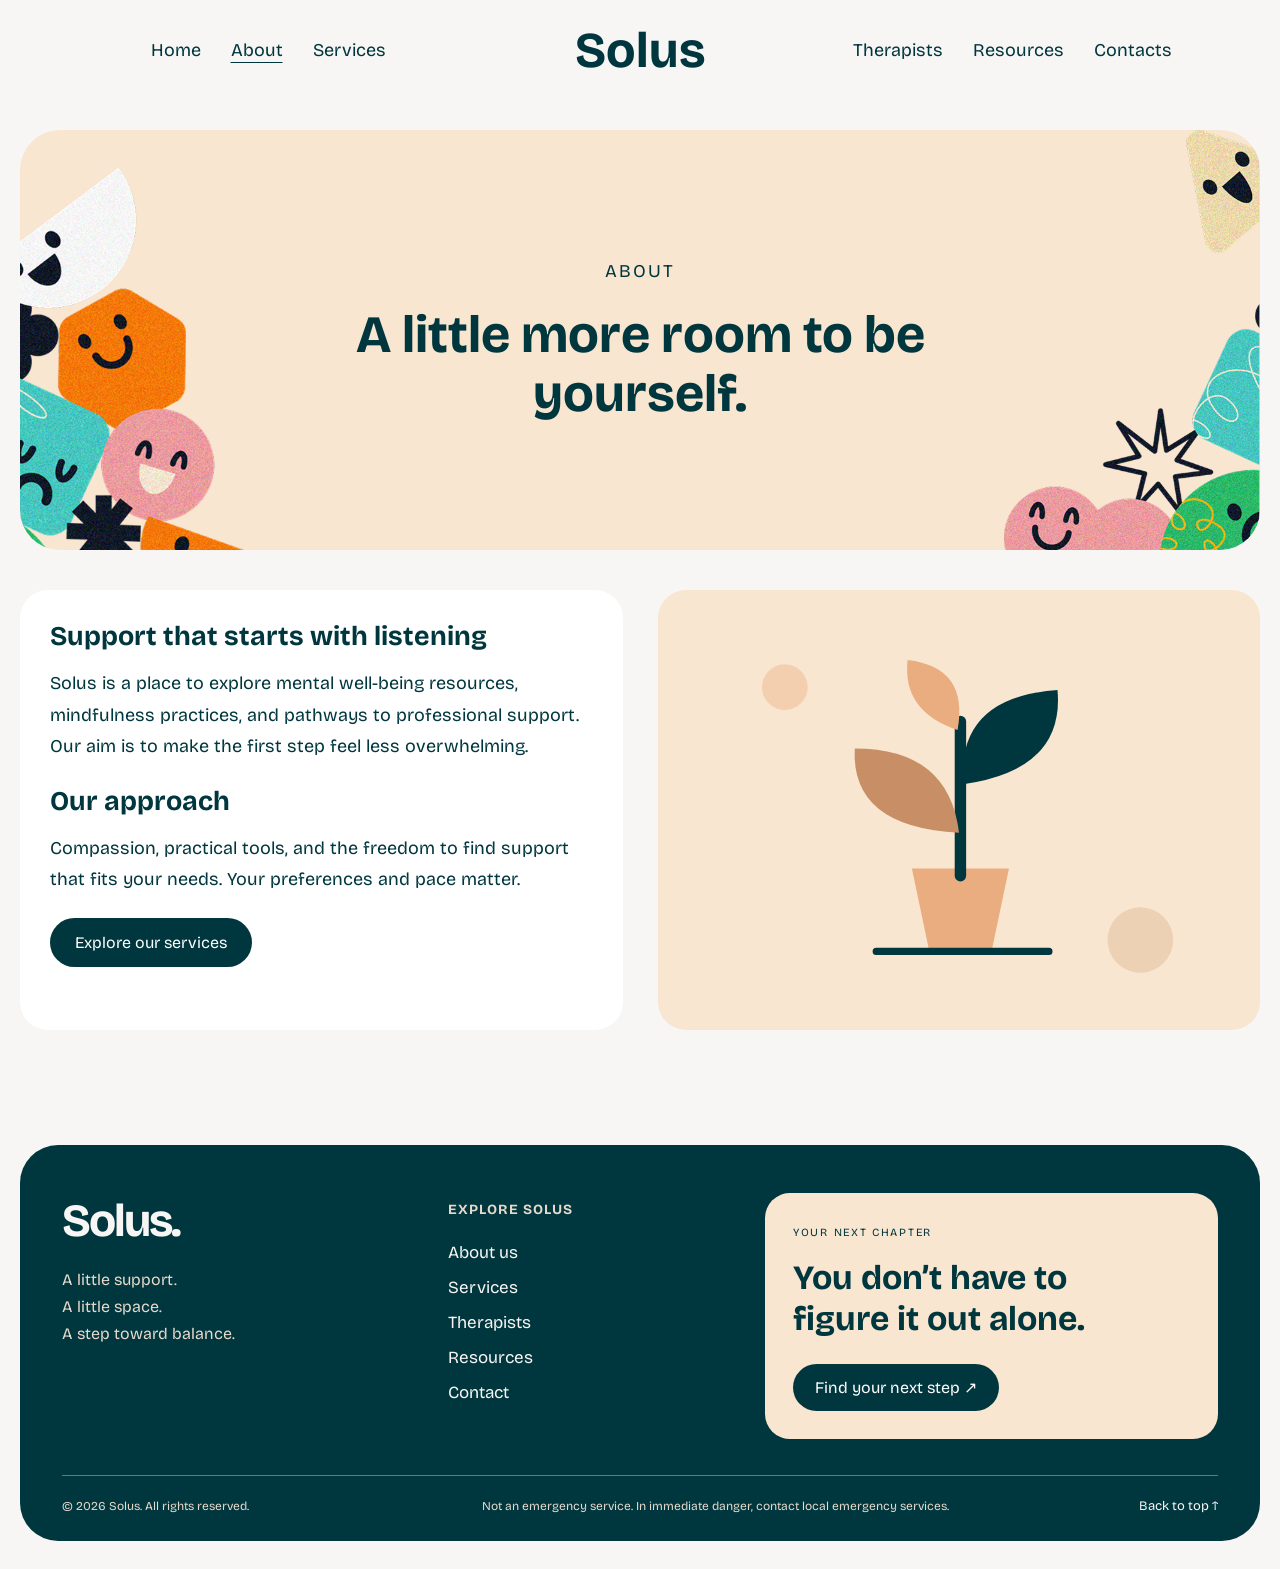
<file: about.html>
<!DOCTYPE html><html lang="en"><head><meta charset="UTF-8"><meta name="viewport" content="width=device-width,initial-scale=1"><title>About | Solus</title><meta name="description" content="A little more room to be yourself."><link rel="stylesheet" href="css/style.css"><link rel="stylesheet" href="css/pages.css"><link rel="stylesheet" href="css/site.css">
</head><body><div class="wrapper"><section>
            <div class="sec-1">
                <div class="div1">
                    <ul>
                        <li><a href="index.html">Home</a></li>
                        <li><a href="about.html" aria-current="page">About</a></li>
                        <li><a href="services.html">Services</a></li>
                    </ul>
                </div>
                <div class="div2">
                    <h1>Solus</h1>
                </div>
                <div class="div3">
                    <ul>
                        <li><a href="therapists.html">Therapists</a></li>
                        <li><a href="resources.html">Resources</a></li>
                        <li><a href="contact.html">Contacts</a></li>
                    </ul>
                </div>
            </div>
        </section><main><header class="hero hero-paired"><img class="hero-side hero-left" src="images/Illustration_2.png" width="334" height="560" alt="" aria-hidden="true" decoding="async"><div class="hero-copy"><p>About</p><h1>A little more room to be yourself.</h1></div><img class="hero-side hero-right" src="images/Illustration_1.png" width="407" height="668" alt="" aria-hidden="true" decoding="async"></header><div class="grid"><article><h2>Support that starts with listening</h2><p>Solus is a place to explore mental well-being resources, mindfulness practices, and pathways to professional support. Our aim is to make the first step feel less overwhelming.</p><h2>Our approach</h2><p>Compassion, practical tools, and the freedom to find support that fits your needs. Your preferences and pace matter.</p><a class="button" href="services.html">Explore our services</a></article><div class="about-visual balanced-visual"><img class="art" src="images/solus-growth.svg" width="360" height="280" alt="" aria-hidden="true" loading="lazy" decoding="async"></div></div></main><footer class="solus-footer"><div class="footer-grid"><div><a class="footer-logo" href="index.html">Solus.</a><p>A little support.<br>A little space.<br>A step toward balance.</p></div><nav aria-label="Footer navigation"><h2>Explore Solus</h2><a href="about.html">About us</a><a href="services.html">Services</a><a href="therapists.html">Therapists</a><a href="resources.html">Resources</a><a href="contact.html">Contact</a></nav><div class="footer-invite"><small>YOUR NEXT CHAPTER</small><h2>You don’t have to<br>figure it out alone.</h2><a class="footer-cta" href="contact.html">Find your next step ↗</a></div></div><div class="footer-bottom"><p>© 2026 Solus. All rights reserved.</p><p>Not an emergency service. In immediate danger, contact local emergency services.</p><a class="back-top" href="#">Back to top ↑</a></div></footer></div><script src="js/site.js" defer></script>
</body></html>
</file>
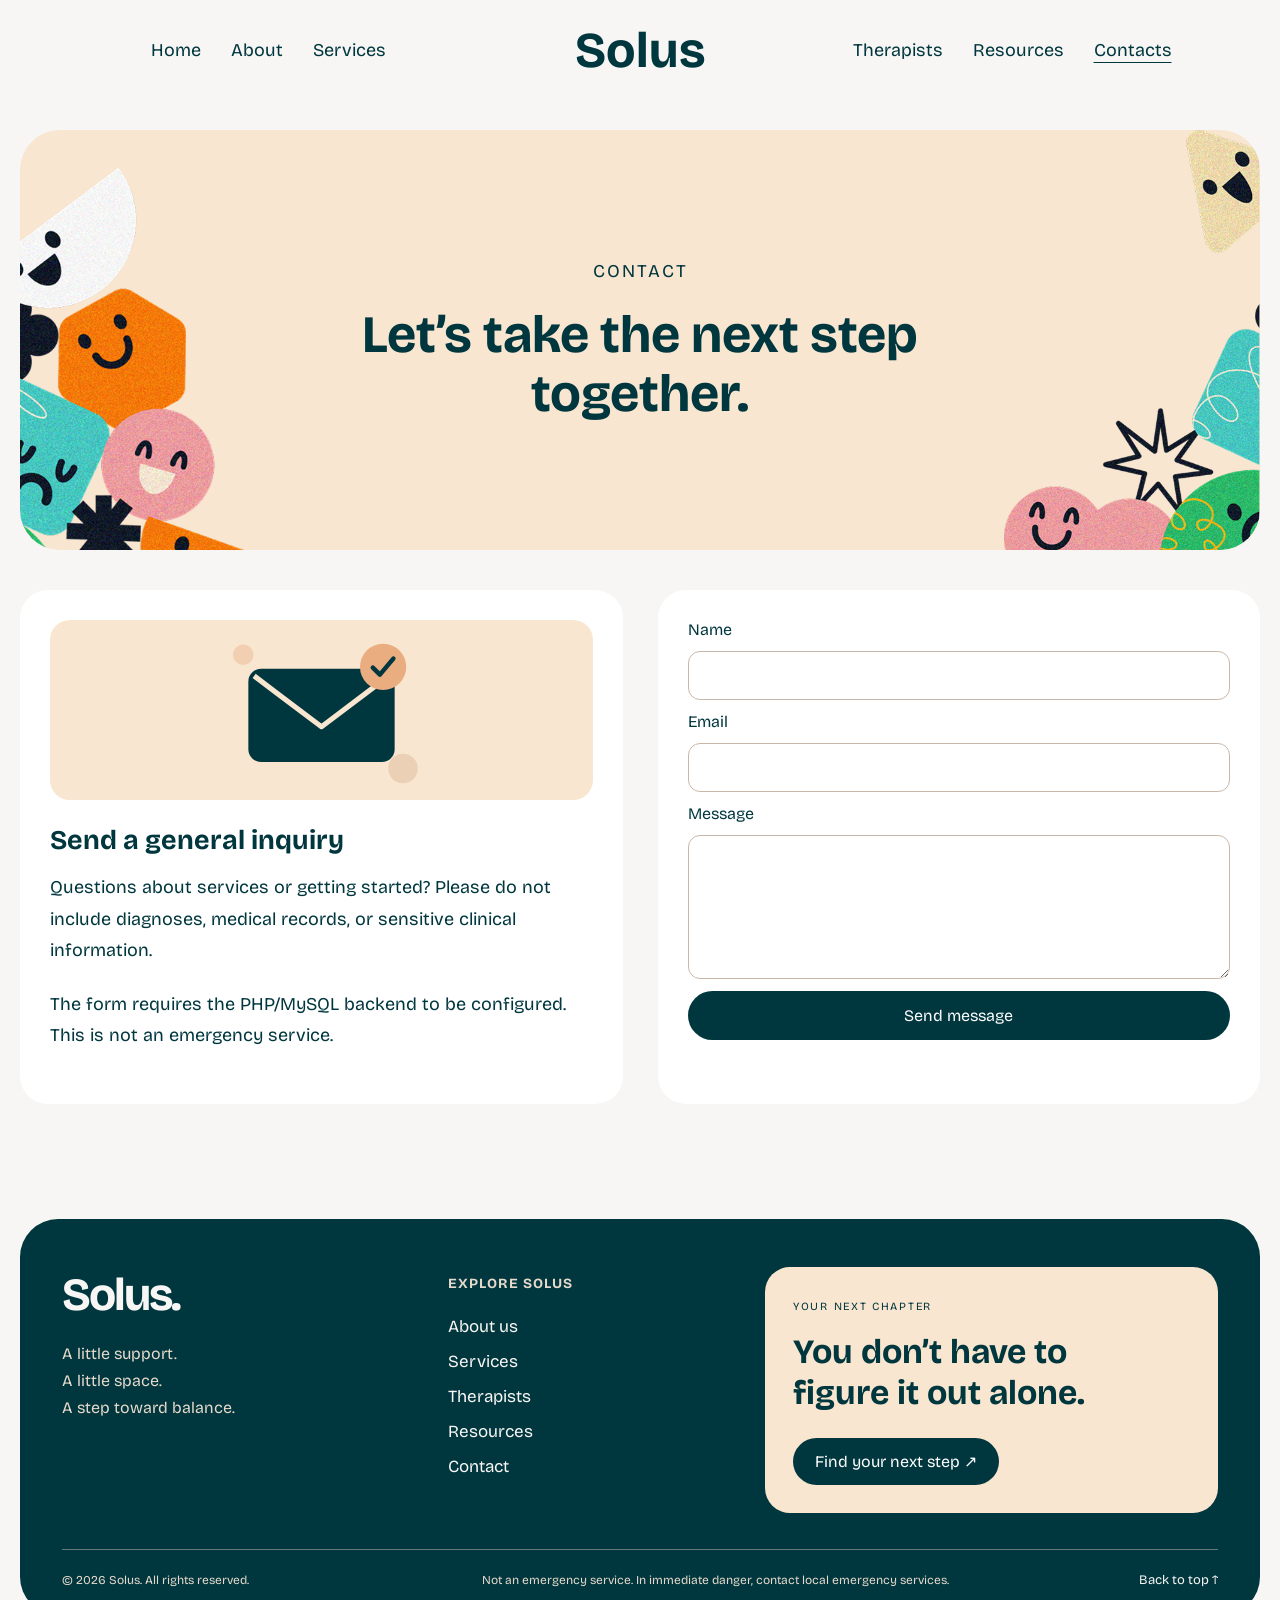
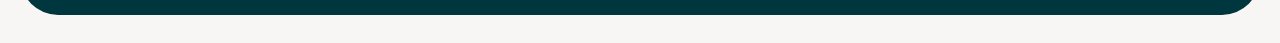
<file: contact.html>
<!DOCTYPE html><html lang="en"><head><meta charset="UTF-8"><meta name="viewport" content="width=device-width,initial-scale=1"><title>Contact | Solus</title><meta name="description" content="Let’s take the next step together."><link rel="stylesheet" href="css/style.css"><link rel="stylesheet" href="css/pages.css"><link rel="stylesheet" href="css/site.css">
</head><body><div class="wrapper"><section>
            <div class="sec-1">
                <div class="div1">
                    <ul>
                        <li><a href="index.html">Home</a></li>
                        <li><a href="about.html">About</a></li>
                        <li><a href="services.html">Services</a></li>
                    </ul>
                </div>
                <div class="div2">
                    <h1>Solus</h1>
                </div>
                <div class="div3">
                    <ul>
                        <li><a href="therapists.html">Therapists</a></li>
                        <li><a href="resources.html">Resources</a></li>
                        <li><a href="contact.html" aria-current="page">Contacts</a></li>
                    </ul>
                </div>
            </div>
        </section><main><header class="hero hero-paired"><img class="hero-side hero-left" src="images/Illustration_2.png" width="334" height="560" alt="" aria-hidden="true" decoding="async"><div class="hero-copy"><p>Contact</p><h1>Let’s take the next step together.</h1></div><img class="hero-side hero-right" src="images/Illustration_1.png" width="407" height="668" alt="" aria-hidden="true" decoding="async"></header><div class="grid"><article><div class="contact-visual balanced-visual"><img class="contact-image" src="images/solus-message.svg" width="360" height="280" alt="" aria-hidden="true" loading="lazy" decoding="async"></div><h2>Send a general inquiry</h2><p>Questions about services or getting started? Please do not include diagnoses, medical records, or sensitive clinical information.</p><p>The form requires the PHP/MySQL backend to be configured. This is not an emergency service.</p></article><form id="contact-form"><label for="name">Name</label><input id="name" name="name" maxlength="120" required autocomplete="name"><label for="email">Email</label><input id="email" name="email" type="email" maxlength="190" required autocomplete="email"><label for="message">Message</label><textarea id="message" name="message" maxlength="3000" rows="6" required></textarea><button class="button" type="submit">Send message</button><p id="status" role="status" aria-live="polite"></p></form></div><script src="js/contact-page.js" defer></script></main><footer class="solus-footer"><div class="footer-grid"><div><a class="footer-logo" href="index.html">Solus.</a><p>A little support.<br>A little space.<br>A step toward balance.</p></div><nav aria-label="Footer navigation"><h2>Explore Solus</h2><a href="about.html">About us</a><a href="services.html">Services</a><a href="therapists.html">Therapists</a><a href="resources.html">Resources</a><a href="contact.html">Contact</a></nav><div class="footer-invite"><small>YOUR NEXT CHAPTER</small><h2>You don’t have to<br>figure it out alone.</h2><a class="footer-cta" href="contact.html">Find your next step ↗</a></div></div><div class="footer-bottom"><p>© 2026 Solus. All rights reserved.</p><p>Not an emergency service. In immediate danger, contact local emergency services.</p><a class="back-top" href="#">Back to top ↑</a></div></footer></div><script src="js/site.js" defer></script>
</body></html>
</file>
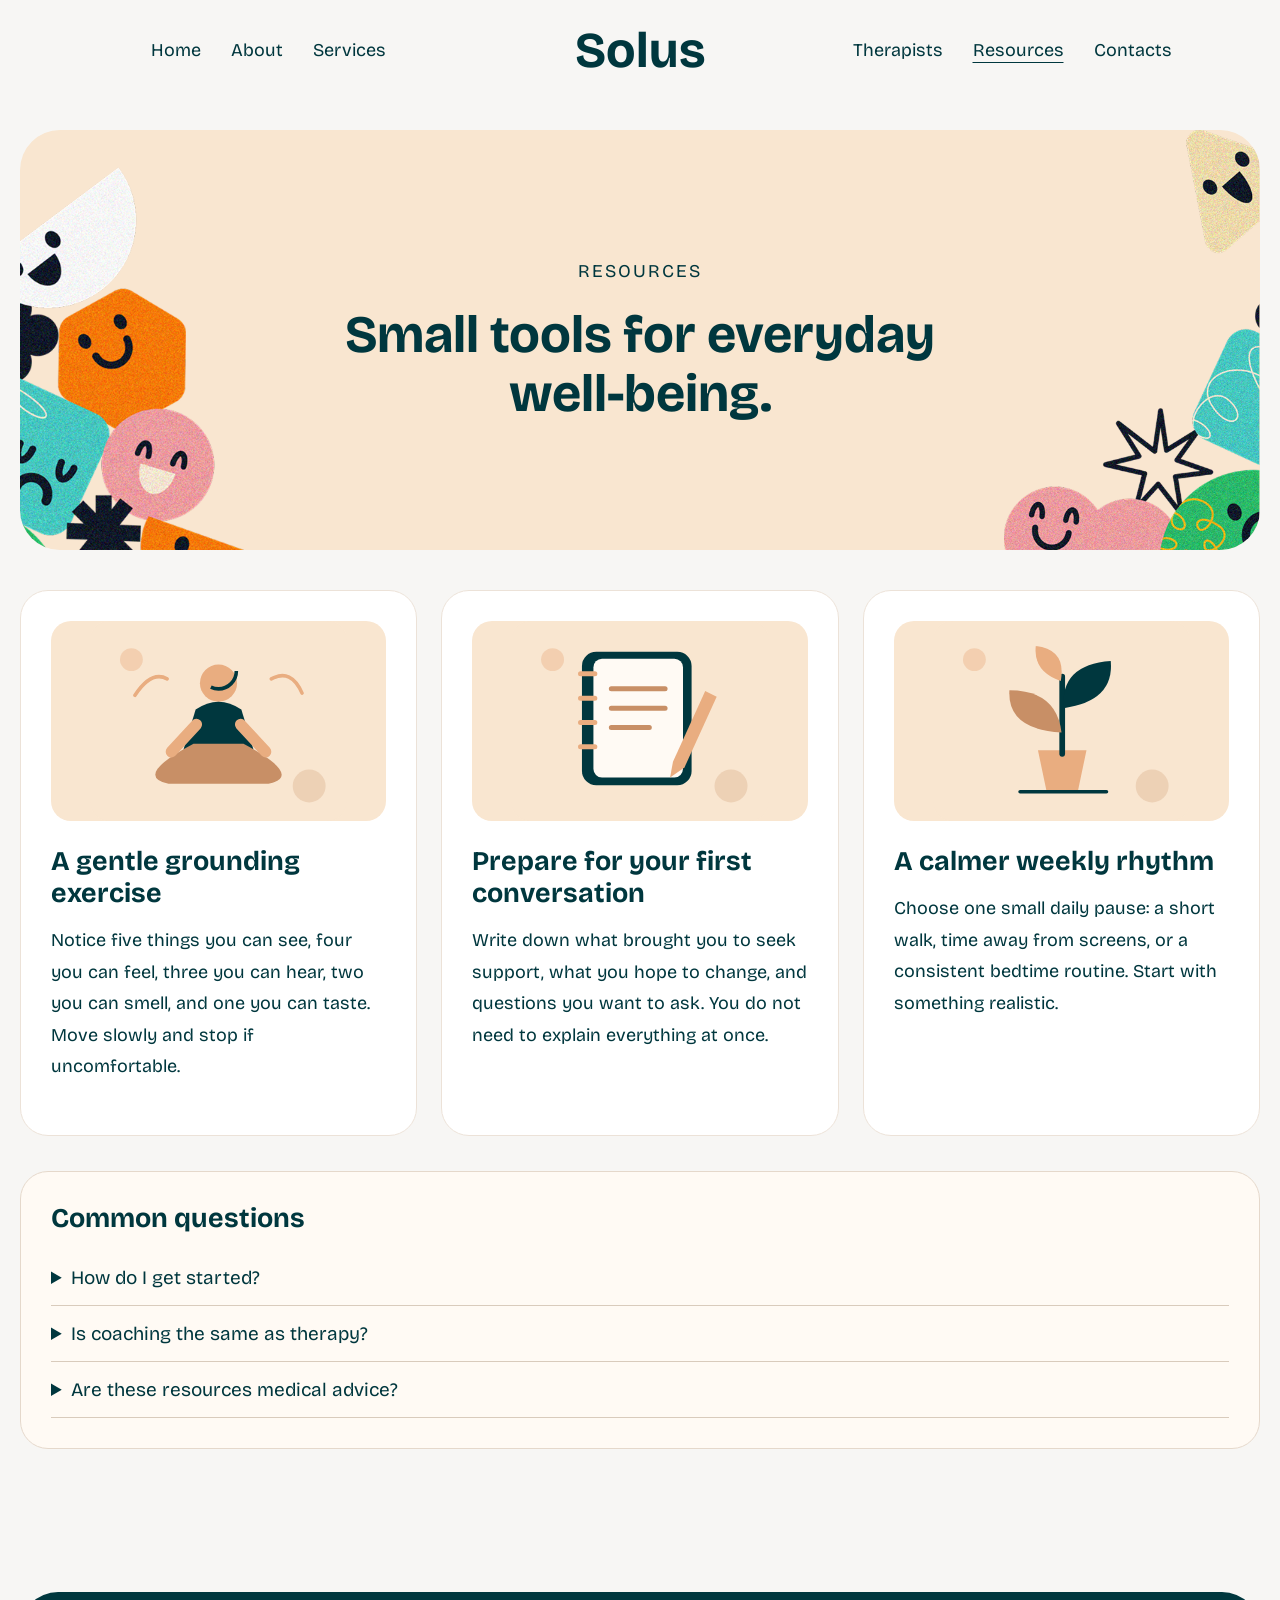
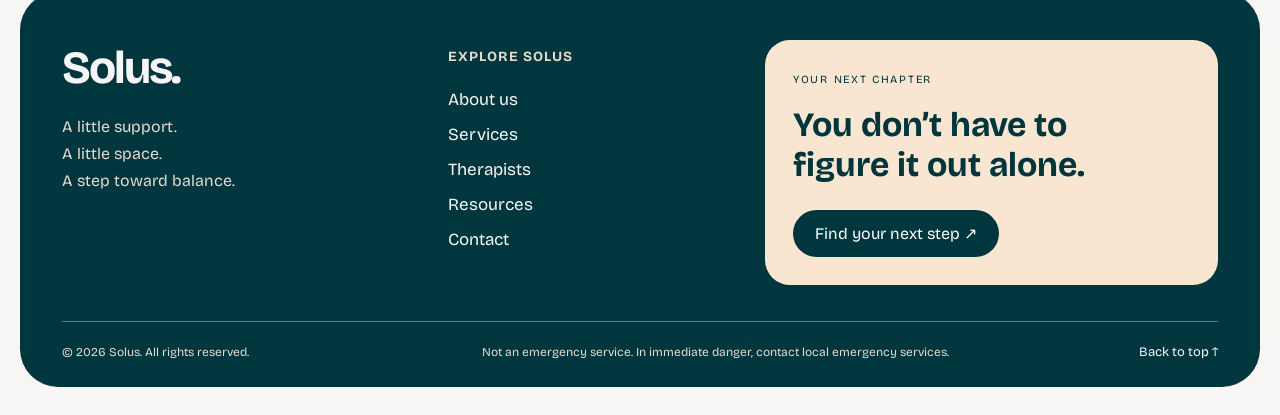
<file: resources.html>
<!DOCTYPE html><html lang="en"><head><meta charset="UTF-8"><meta name="viewport" content="width=device-width,initial-scale=1"><title>Resources | Solus</title><meta name="description" content="Small tools for everyday well-being."><link rel="stylesheet" href="css/style.css"><link rel="stylesheet" href="css/pages.css"><link rel="stylesheet" href="css/site.css">
</head><body><div class="wrapper"><section>
            <div class="sec-1">
                <div class="div1">
                    <ul>
                        <li><a href="index.html">Home</a></li>
                        <li><a href="about.html">About</a></li>
                        <li><a href="services.html">Services</a></li>
                    </ul>
                </div>
                <div class="div2">
                    <h1>Solus</h1>
                </div>
                <div class="div3">
                    <ul>
                        <li><a href="therapists.html">Therapists</a></li>
                        <li><a href="resources.html" aria-current="page">Resources</a></li>
                        <li><a href="contact.html">Contacts</a></li>
                    </ul>
                </div>
            </div>
        </section><main><header class="hero hero-paired"><img class="hero-side hero-left" src="images/Illustration_2.png" width="334" height="560" alt="" aria-hidden="true" decoding="async"><div class="hero-copy"><p>Resources</p><h1>Small tools for everyday well-being.</h1></div><img class="hero-side hero-right" src="images/Illustration_1.png" width="407" height="668" alt="" aria-hidden="true" decoding="async"></header><div class="cards"><article><div class="card-visual balanced-visual"><img class="card-image" src="images/solus-meditation.svg" width="360" height="280" alt="" aria-hidden="true" loading="lazy" decoding="async"></div><h2>A gentle grounding exercise</h2><p>Notice five things you can see, four you can feel, three you can hear, two you can smell, and one you can taste. Move slowly and stop if uncomfortable.</p></article><article><div class="card-visual balanced-visual"><img class="card-image" src="images/solus-journal.svg" width="360" height="280" alt="" aria-hidden="true" loading="lazy" decoding="async"></div><h2>Prepare for your first conversation</h2><p>Write down what brought you to seek support, what you hope to change, and questions you want to ask. You do not need to explain everything at once.</p></article><article><div class="card-visual balanced-visual"><img class="card-image" src="images/solus-growth.svg" width="360" height="280" alt="" aria-hidden="true" loading="lazy" decoding="async"></div><h2>A calmer weekly rhythm</h2><p>Choose one small daily pause: a short walk, time away from screens, or a consistent bedtime routine. Start with something realistic.</p></article></div><div class="panel"><h2>Common questions</h2><details><summary>How do I get started?</summary><p>Explore services and contact us with general questions. Online booking is not yet enabled.</p></details><details><summary>Is coaching the same as therapy?</summary><p>No. Coaching focuses on goals and habits. Therapy is clinical support from an appropriately qualified professional.</p></details><details><summary>Are these resources medical advice?</summary><p>No. They are general educational suggestions, not diagnosis or treatment. Consult a qualified professional for personalized advice.</p></details></div></main><footer class="solus-footer"><div class="footer-grid"><div><a class="footer-logo" href="index.html">Solus.</a><p>A little support.<br>A little space.<br>A step toward balance.</p></div><nav aria-label="Footer navigation"><h2>Explore Solus</h2><a href="about.html">About us</a><a href="services.html">Services</a><a href="therapists.html">Therapists</a><a href="resources.html">Resources</a><a href="contact.html">Contact</a></nav><div class="footer-invite"><small>YOUR NEXT CHAPTER</small><h2>You don’t have to<br>figure it out alone.</h2><a class="footer-cta" href="contact.html">Find your next step ↗</a></div></div><div class="footer-bottom"><p>© 2026 Solus. All rights reserved.</p><p>Not an emergency service. In immediate danger, contact local emergency services.</p><a class="back-top" href="#">Back to top ↑</a></div></footer></div><script src="js/site.js" defer></script>
</body></html>
</file>
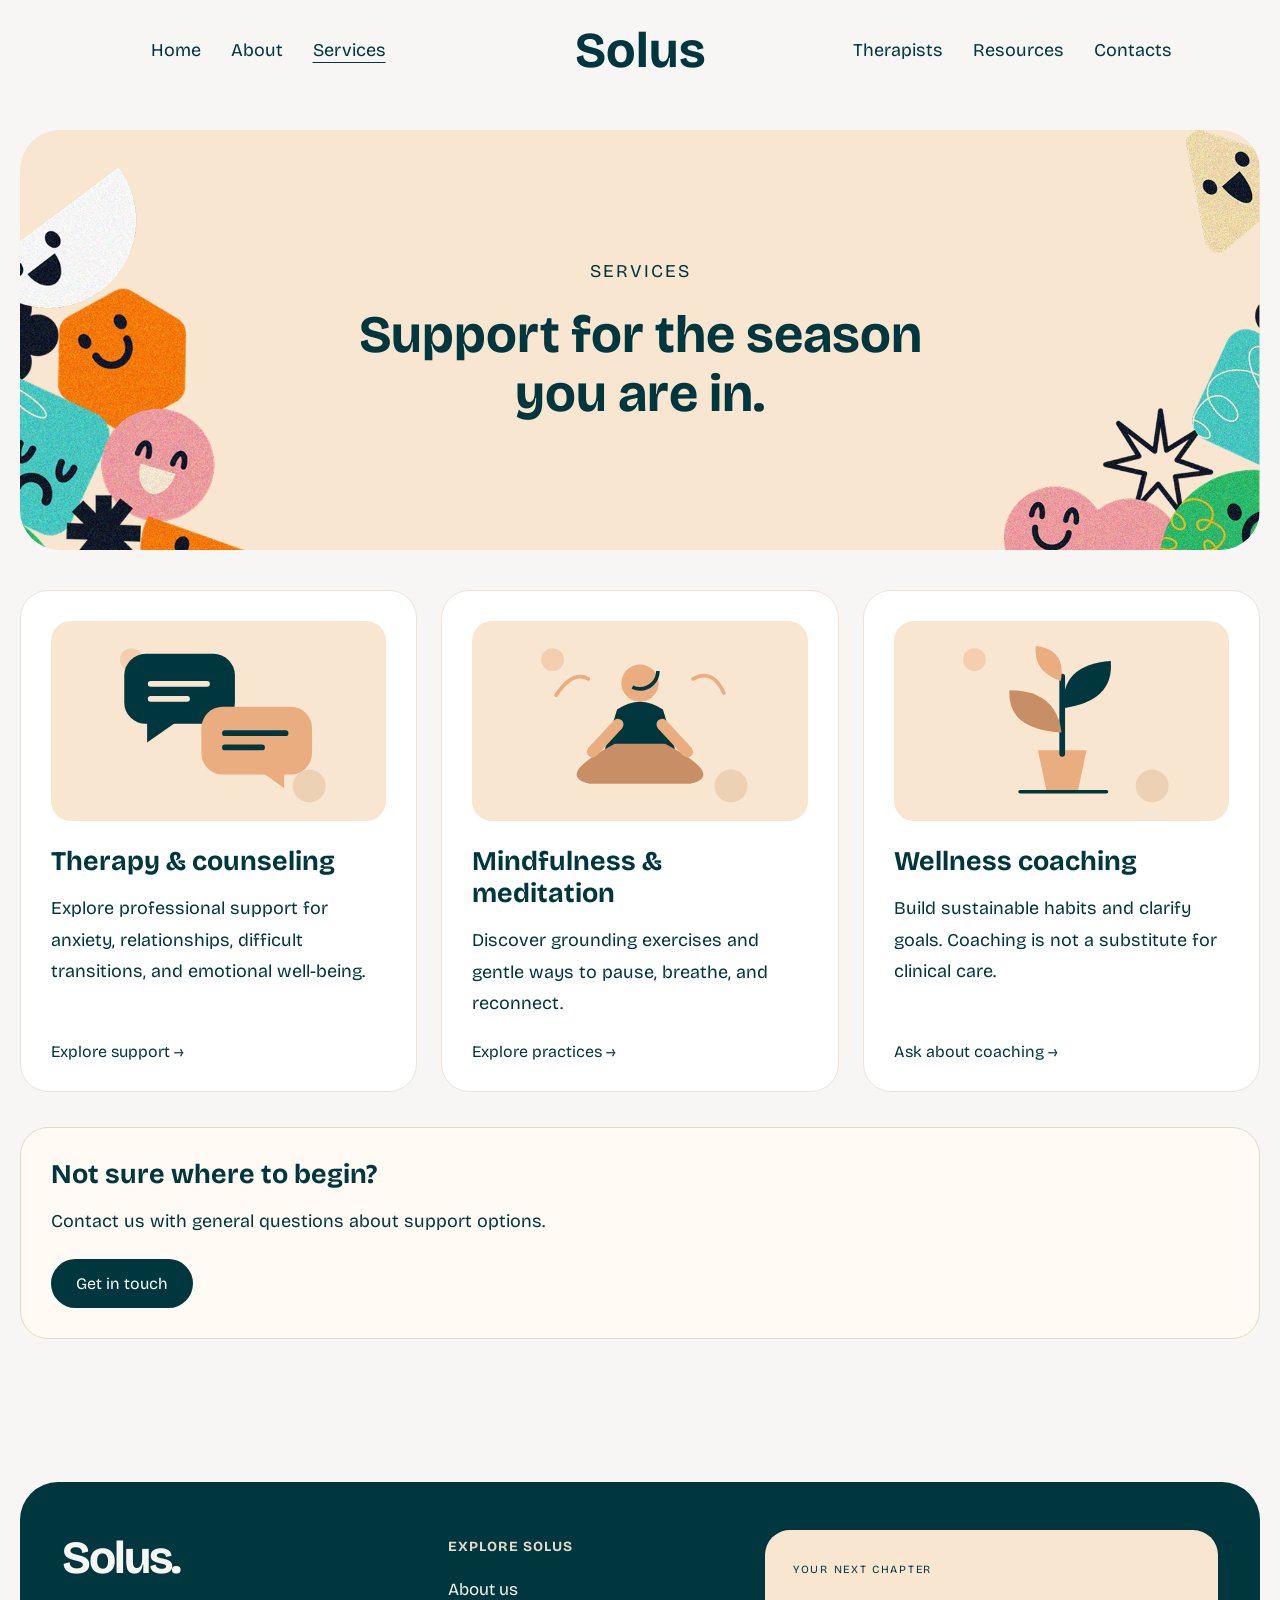
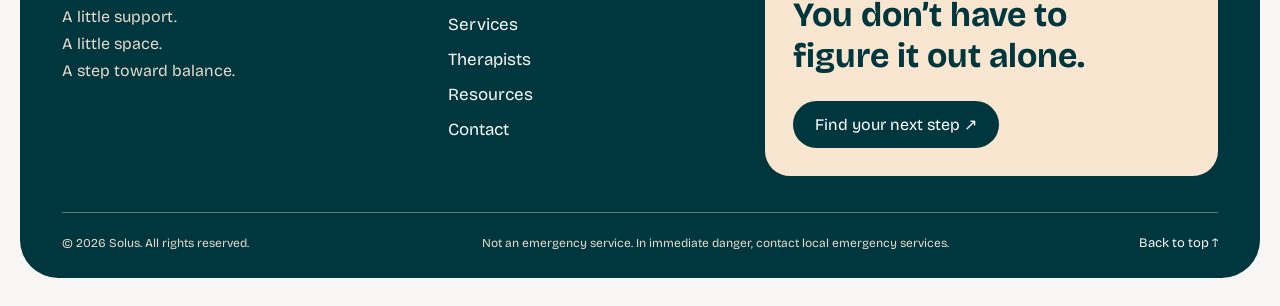
<file: services.html>
<!DOCTYPE html><html lang="en"><head><meta charset="UTF-8"><meta name="viewport" content="width=device-width,initial-scale=1"><title>Services | Solus</title><meta name="description" content="Support for the season you are in."><link rel="stylesheet" href="css/style.css"><link rel="stylesheet" href="css/pages.css"><link rel="stylesheet" href="css/site.css">
</head><body><div class="wrapper"><section>
            <div class="sec-1">
                <div class="div1">
                    <ul>
                        <li><a href="index.html">Home</a></li>
                        <li><a href="about.html">About</a></li>
                        <li><a href="services.html" aria-current="page">Services</a></li>
                    </ul>
                </div>
                <div class="div2">
                    <h1>Solus</h1>
                </div>
                <div class="div3">
                    <ul>
                        <li><a href="therapists.html">Therapists</a></li>
                        <li><a href="resources.html">Resources</a></li>
                        <li><a href="contact.html">Contacts</a></li>
                    </ul>
                </div>
            </div>
        </section><main><header class="hero hero-paired"><img class="hero-side hero-left" src="images/Illustration_2.png" width="334" height="560" alt="" aria-hidden="true" decoding="async"><div class="hero-copy"><p>Services</p><h1>Support for the season you are in.</h1></div><img class="hero-side hero-right" src="images/Illustration_1.png" width="407" height="668" alt="" aria-hidden="true" decoding="async"></header><div class="cards"><article><div class="card-visual balanced-visual"><img class="card-image" src="images/solus-conversation.svg" width="360" height="280" alt="" aria-hidden="true" loading="lazy" decoding="async"></div><h2>Therapy & counseling</h2><p>Explore professional support for anxiety, relationships, difficult transitions, and emotional well-being.</p><a href="therapists.html">Explore support →</a></article><article><div class="card-visual balanced-visual"><img class="card-image" src="images/solus-meditation.svg" width="360" height="280" alt="" aria-hidden="true" loading="lazy" decoding="async"></div><h2>Mindfulness & meditation</h2><p>Discover grounding exercises and gentle ways to pause, breathe, and reconnect.</p><a href="resources.html">Explore practices →</a></article><article><div class="card-visual balanced-visual"><img class="card-image" src="images/solus-growth.svg" width="360" height="280" alt="" aria-hidden="true" loading="lazy" decoding="async"></div><h2>Wellness coaching</h2><p>Build sustainable habits and clarify goals. Coaching is not a substitute for clinical care.</p><a href="contact.html">Ask about coaching →</a></article></div><div class="panel"><h2>Not sure where to begin?</h2><p>Contact us with general questions about support options.</p><a class="button" href="contact.html">Get in touch</a></div></main><footer class="solus-footer"><div class="footer-grid"><div><a class="footer-logo" href="index.html">Solus.</a><p>A little support.<br>A little space.<br>A step toward balance.</p></div><nav aria-label="Footer navigation"><h2>Explore Solus</h2><a href="about.html">About us</a><a href="services.html">Services</a><a href="therapists.html">Therapists</a><a href="resources.html">Resources</a><a href="contact.html">Contact</a></nav><div class="footer-invite"><small>YOUR NEXT CHAPTER</small><h2>You don’t have to<br>figure it out alone.</h2><a class="footer-cta" href="contact.html">Find your next step ↗</a></div></div><div class="footer-bottom"><p>© 2026 Solus. All rights reserved.</p><p>Not an emergency service. In immediate danger, contact local emergency services.</p><a class="back-top" href="#">Back to top ↑</a></div></footer></div><script src="js/site.js" defer></script>
</body></html>
</file>
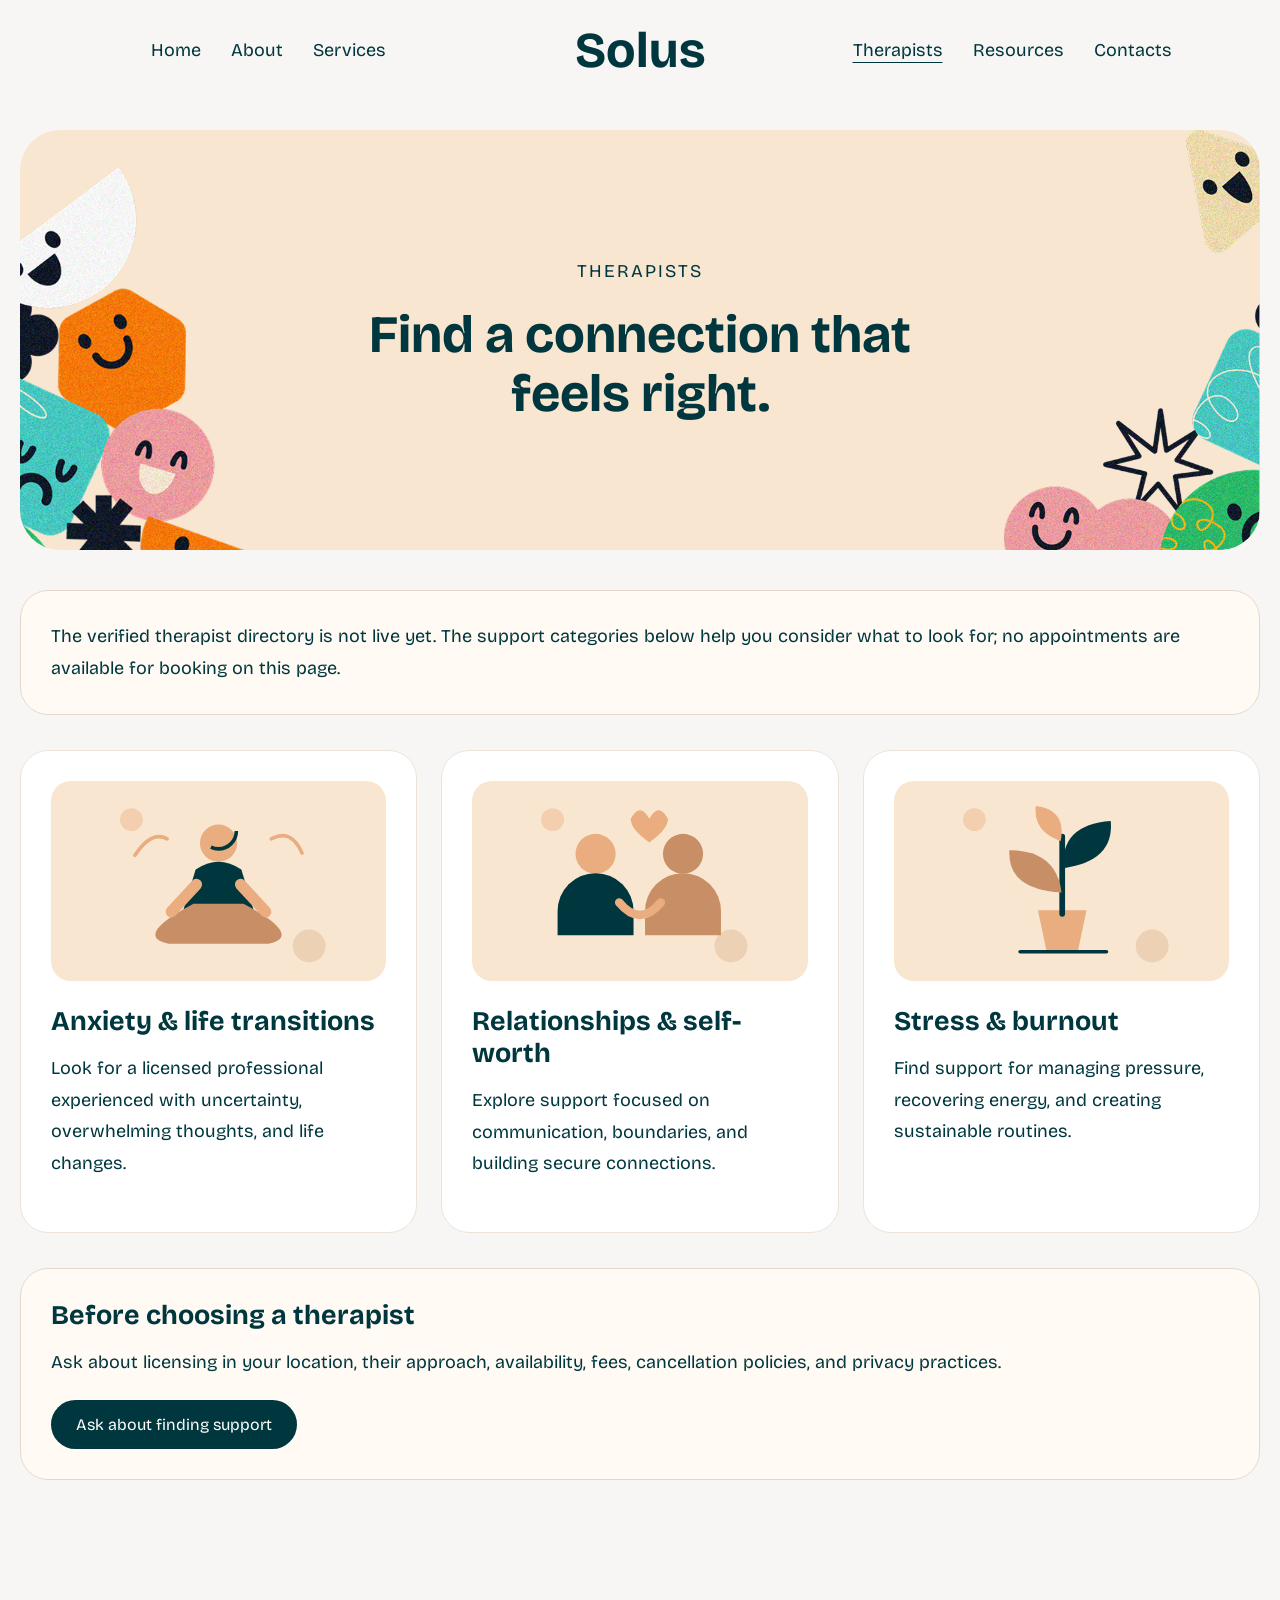
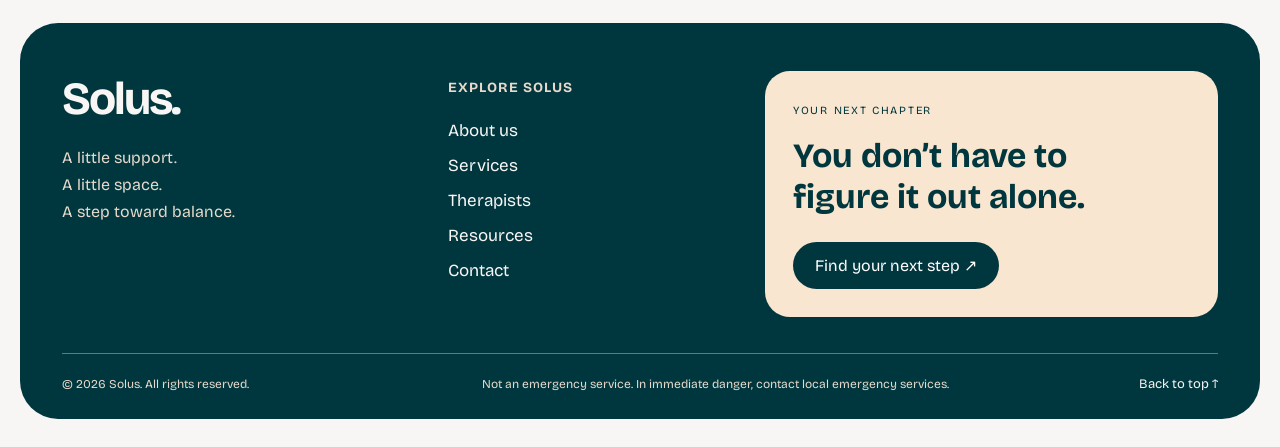
<file: therapists.html>
<!DOCTYPE html><html lang="en"><head><meta charset="UTF-8"><meta name="viewport" content="width=device-width,initial-scale=1"><title>Therapists | Solus</title><meta name="description" content="Find a connection that feels right."><link rel="stylesheet" href="css/style.css"><link rel="stylesheet" href="css/pages.css"><link rel="stylesheet" href="css/site.css">
</head><body><div class="wrapper"><section>
            <div class="sec-1">
                <div class="div1">
                    <ul>
                        <li><a href="index.html">Home</a></li>
                        <li><a href="about.html">About</a></li>
                        <li><a href="services.html">Services</a></li>
                    </ul>
                </div>
                <div class="div2">
                    <h1>Solus</h1>
                </div>
                <div class="div3">
                    <ul>
                        <li><a href="therapists.html" aria-current="page">Therapists</a></li>
                        <li><a href="resources.html">Resources</a></li>
                        <li><a href="contact.html">Contacts</a></li>
                    </ul>
                </div>
            </div>
        </section><main><header class="hero hero-paired"><img class="hero-side hero-left" src="images/Illustration_2.png" width="334" height="560" alt="" aria-hidden="true" decoding="async"><div class="hero-copy"><p>Therapists</p><h1>Find a connection that feels right.</h1></div><img class="hero-side hero-right" src="images/Illustration_1.png" width="407" height="668" alt="" aria-hidden="true" decoding="async"></header><p class="panel">The verified therapist directory is not live yet. The support categories below help you consider what to look for; no appointments are available for booking on this page.</p><div class="cards"><article><div class="card-visual balanced-visual"><img class="card-image" src="images/solus-meditation.svg" width="360" height="280" alt="" aria-hidden="true" loading="lazy" decoding="async"></div><h2>Anxiety & life transitions</h2><p>Look for a licensed professional experienced with uncertainty, overwhelming thoughts, and life changes.</p></article><article><div class="card-visual balanced-visual"><img class="card-image" src="images/solus-connection.svg" width="360" height="280" alt="" aria-hidden="true" loading="lazy" decoding="async"></div><h2>Relationships & self-worth</h2><p>Explore support focused on communication, boundaries, and building secure connections.</p></article><article><div class="card-visual balanced-visual"><img class="card-image" src="images/solus-growth.svg" width="360" height="280" alt="" aria-hidden="true" loading="lazy" decoding="async"></div><h2>Stress & burnout</h2><p>Find support for managing pressure, recovering energy, and creating sustainable routines.</p></article></div><div class="panel"><h2>Before choosing a therapist</h2><p>Ask about licensing in your location, their approach, availability, fees, cancellation policies, and privacy practices.</p><a class="button" href="contact.html">Ask about finding support</a></div></main><footer class="solus-footer"><div class="footer-grid"><div><a class="footer-logo" href="index.html">Solus.</a><p>A little support.<br>A little space.<br>A step toward balance.</p></div><nav aria-label="Footer navigation"><h2>Explore Solus</h2><a href="about.html">About us</a><a href="services.html">Services</a><a href="therapists.html">Therapists</a><a href="resources.html">Resources</a><a href="contact.html">Contact</a></nav><div class="footer-invite"><small>YOUR NEXT CHAPTER</small><h2>You don’t have to<br>figure it out alone.</h2><a class="footer-cta" href="contact.html">Find your next step ↗</a></div></div><div class="footer-bottom"><p>© 2026 Solus. All rights reserved.</p><p>Not an emergency service. In immediate danger, contact local emergency services.</p><a class="back-top" href="#">Back to top ↑</a></div></footer></div><script src="js/site.js" defer></script>
</body></html>
</file>
<file: css/style.css>
@import url('https://fonts.googleapis.com/css2?family=Bricolage+Grotesque:opsz,wght@12..96,200..800&display=swap');

* {
    margin: 0px;
    padding: 0px;
    text-decoration: none;
    list-style-type: none;
    border: none;
    outline: none;
    font-family: Bricolage Grotesque;
}

body {
    background-color: #F7F6F4;
}

.section-1 {
    padding-bottom: 100px;
}

.section {
    margin: 50px 0px;
}

.wrapper {
    width: 1240px;
    height: auto;
    margin: auto;
}

.sec-1 {
    width: 100%;
    height: 90px;
    margin: 5px 0px;
    display: flex;
    justify-content: space-between;
    align-items: center;
}

.div1,
.div3 {
    width: 40%;
    display: flex;
    justify-content: center;
}

.div2 {
    width: 20%;
    display: flex;
    justify-content: center;
}

.div1 ul,
.div3 ul {
    display: flex;
    gap: 30px;
}

.div1 ul li a,
.div3 ul li a {
    color: #00373E;
    font-size: 18px;
}


.div2 h1 {
    font-size: 50px;
    color: #00373E;
}

.sec-2 {
    width: 100%;
    height: 668px;
    background-color: #F9E6D0;
    border-radius: 70px;
    display: flex;
    justify-content: space-between;

}

.sec-2-3 {
    width: 29%;
    position: relative;
}

.sec-2-1 {
    width: 25%;
    position: relative;
}

.in1 {
    width: 100%;
    background: url(../images/Illustration_2.png) no-repeat;
    height: 560px;
    border-radius: 70px;
    position: absolute;
    top: 107px;
    left: 0px;

}



.sec-2-2 {
    width: 46%;
    text-align: center;
    display: flex;
    flex-direction: column;
    justify-content: center;
    align-items: center;
}

.sec-2-2 h1 {
    font-size: 70px;
    color: #00373E;
}

.sec-2-2 p {
    font-size: 24px;
    color: #00373E;
}

.sec-2-2 a {
    width: 20%;
    border-radius: 100px;
    background-color: #00373E;
    color: #fff;
    padding: 15px 39px;
    margin-top: 30px;
}

.out1 {
    width: 100%;
    background: url(../images/Illustration_1.png) no-repeat;
    height: 668px;
    border-radius: 70px;
    position: absolute;
    top: 0px;
    left: 0px;
}


.sec-3 {
    width: 90%;
    height: 584px;
    padding: 0px 5%;
    margin: 30px 0px;
    display: flex;
    justify-content: space-between;
}

.sec-3-1 {
    width: 36%;
    display: flex;
    flex-direction: column;
    gap: 30px;
}


.sec-3-1 h4 {
    font-size: 14px;
    color: #00373E;
    font-weight: 500;
}


.sec-3-1 h1 {
    font-size: 52px;
    color: #00373E;
}

.sec-3-1 p {
    font-size: 22px;
    color: #00373E;
}


.sec-3-1 a {
    width: 42%;
    height: 24px;
    font-size: 20px;
    padding: 15px 39px;
    color: #fff;
    background-color: #00373E;
    border-radius: 100px;
}

.sec-3-2 {
    width: 64%;
    display: flex;
    justify-content: flex-end;
}

.sec-3-2-1 {
    width: 550px;
    height: 564px;
    background-color: #00373E;
    border-radius: 60px;
    display: flex;
    justify-content: center;
}


.sec-4 {
    width: 100%;
    display: flex;
    flex-direction: column;
    align-items: center;
    text-align: center;
    gap: 10px;
    margin: 20px 0px;
}

.sec-4 h4 {
    font-size: 14px;
    color: #00373E;
    font-weight: 500;
}

.sec-4 h1 {
    font-size: 52px;
    color: #00373E;
}

.sec-4 p {
    font-size: 22px;
    color: #00373E;
}

.sec-5 {
    width: 100%;
    height: 500px;
    display: flex;
    align-items: center;
    justify-content: space-between;
}

.sec-5-2,
.sec-5-1 {
    width: 45%;
    height: 385px;
    background-color: #F9E6D0;
    border-radius: 60px;
    display: flex;
    padding: 70px 0px 0px 50px;
    position: relative;
}

.sec-5-1-1 {
    width: 50%;
    display: flex;
    flex-direction: column;
    gap: 25px;
}

.sec-5-1-1 h1 {
    font-size: 40px;
    color: #00373E;
    width: 100%;
}

.sec-5-1-1 p {
    font-size: 20px;
    color: #00373E;
}


.sec-5-1-1 a {
    width: 120px;
    height: 24px;
    padding: 10px 30px;
    border: 1px solid #00373E;
    border-radius: 30px;
    line-height: 24px;
    color: #00373E;
    font-size: 20px;
}

.sec-5-1-2 {
    width: 50%;
    position: relative;
    margin-top: -20px;
    margin-left: -70px;
}

.out4 {
    width: 230px;
 height: 322px;
    background: url(../images/Illustration_10.png);
    position: absolute;
    top: 0px;
    left: 0px;
}

.sec-5-2 {
    background-color: #fff;
}

.sec-6 {
    width: 100%;
    height: 455px;
    border-radius: 60px;
    background-color: #fff;
    display: flex;
    justify-content: space-between;
    align-items: center;
}

.sec-6-1 {
    width: 60%;
    height: 400px;
    padding-left: 50px;
    padding-top: 80px;
    display: flex;
    flex-direction: column;
    gap: 25px;
}

.sec-6-1 h1 {
    font-size: 40px;
    color: #00373E;
}

.sec-6-1 span,
.sec-6-1 p {
    color: #00373E;
    font-size: 20px;
    display: flex;
}

.sec-6-1 a {
    width: 16%;
    height: 20px;
    font-size: 20px;
    color: #fff;
    background-color: #00373E;
    border-radius: 30px;
    padding: 15px 30px;
}

.sec-6-2{
    width: 41%;
position: relative;
}

.out3 {
    width: 100%;
    height: 455px;
    border-radius: 60px;
    background: url(../images/illustration_6.png);
    position: absolute;
    top: -227px;
    left: 0px;
}


.sec-7 {
    width: 94%;
    height: 427px;
    display: flex;
    justify-content: space-around;
    padding: 0px 3%;
}

.sec-7-1 {
    width: 52%;
    height: 300px;
    display: flex;
    flex-direction: column;
    gap: 30px;
}


.sec-7-1 h4 {
    font-size: 20px;
    color: #00373E;
}

.sec-7-1 h1 {
    font-size: 52px;
    color: #00373E;
}

.sec-7-1 p {
    font-size: 27px;
    color: #00373E;
}

.sec-7-2 {
    width: 35%;
    display: flex;
    justify-content: center;
}

.in2 {
    width: 100%;
    height: auto;
    margin: 0px;
    float: left;
}

.sec-7-2-2 {
    width: 100%;
    height: 350px;
    background-color: #00373E;
    border-radius: 60px;
    display: flex;
    flex-direction: column;
    justify-content: space-around;
    padding-left: 50px;
    padding-top: 10px;
}


.sec-7-2-1 {
    width: 100%;
    height: 350px;
    background-color: #F9E6D0;
    border-radius: 60px;
    display: flex;
    flex-direction: column;
    justify-content: space-around;
    padding-left: 50px;
    padding-top: 10px;

}

.sec-7-2-1 p {
        font-size: 20px;
    color: #00373E;
}


.sec-7-2-2 span,
.sec-7-2-2 p {
    color: #fff;
    font-size: 20px;
}



.item {
    display: flex;
    justify-content: center;
}

.owl-dots {
    display: none;
}

.owl-nav {
    margin-left: -1650px;
    margin-top: -30px !important;
}

.owl-next,
.owl-prev {
    width: 50px;
    height: 50px;
    border-radius: 25px !important;
    background-color: #fff !important;
    display: flex;
    align-items: center;
    line-height: 40px;
}

.owl-next span,
.owl-prev span {
    font-size: 0px;
}

.owl-prev span::before {
    font-size: 20px;
    content: "\f060";
    font-family: "fontawesome";
    color: #00373E;
}

.owl-next span::before {
    font-size: 20px;
    content: "\f061";
    font-family: "fontawesome";
    color: #00373E;
}

.owl-prev:hover .owl-prev span {
    color: #F7F6F4;
    background-color: #00373E;
}

.sec-8 {
    width: 96%;
    height: 158px;
    background-color: #fff;
    border-radius: 60px;
    display: flex;
    justify-content: space-between;
    align-items: center;
    padding: 0px 2%;

}

.sec-8 img {
    height: 49px;
}

.sec-9 {
    display: flex;
    flex-direction: column;
    align-items: center;
    text-align: center;
    gap: 10px;
}

.sec-9 h4 {
    font-size: 14px;
    color: #00373E;
}

.sec-9 h1 {
    font-size: 52px;
    color: #00373E;
}

.sec-9 p {
    font-size: 22px;
    color: #00373E;
}

.sec-10 {
    width: 100%;
    height: 410px;
    display: flex;
    justify-content: space-between;
}

.sec-10-3,
.sec-10-2,
.sec-10-1 {
    width: 30%;
    height: 404px;
    background-color: #fff;
    border-radius: 59px;
    display: flex;
    flex-direction: column;
    align-items: center;
    text-align: center;
    justify-content: center;
    gap: 30px;
}

.sec-10-3 h1,
.sec-10-2 h1,
.sec-10-1 h1 {
    width: 50%;
    font-size: 30px;
    color: #00373E;
}

.sec-10-3 p,
.sec-10-2 p,
.sec-10-1 p {
    font-size: 18px;
    color: #00373E;
}

.sec-10-3 a,
.sec-10-2 a,
.sec-10-1 a {
    width: 155px;
    height: 54px;
    border-radius: 100px;
    font-size: 20px;
    color: #fff;
    background-color: #EFC01D;
    line-height: 54px;
    margin-top: 20px;
}

.sec-10-2 a {
    background-color: #f9e6d0;
}

.sec-10-3 a {
    background-color: #F39CAC;
}


.sec-11 {
    width: 100%;
    height: 587px;
    background-color: #fff;
    border-radius: 59px;
    display: flex;
    justify-content: space-between;
}


.sec-11-1 {
    width: 50%;
    display: flex;
    flex-direction: column;
    gap: 40px;
    margin-left: 50px;
    margin-top: 70px;
}

.sec-11-1 h4 {
    font-size: 14px;
    color: #00373E;
}

.sec-11-1 h1 {
    font-size: 52px;
    color: #00373E;
}

.sec-11-1 p {
    font-size: 22px;
    color: #00373E;
}

.sec-11-1 a {
    width: 281px;
    height: 54px;
    font-size: 20px;
    color: #fff;
    background-color: #00373E;
    border-radius: 40px;
    line-height: 54px;
    text-align: center;
}

.sec-11-2 {
  width: 50%;
  position: relative;
}

.out5{
    width: 713px;
    height: 443px;
    background: url(../images/Illustration_11.png) no-repeat;
    position: absolute;
    top: 143px;
    left: -117px;
}


.sec-12 {
    width: 94%;
    padding: 0px 3%;
    height: 587px;
    display: flex;
    justify-content: space-between;
    margin: 215px 0px;
}

.sec-12-1 {
    width: 47%;
    height: 580px;
    display: flex;
    flex-direction: column;
    justify-content: center;
    gap: 30px;
}


.sec-12-1 h4 {
    font-size: 14px;
    color: #00373E;
}

.sec-12-1 h1 {
    font-size: 52px;
    color: #00373E;
}

.sec-12-1 p {
    font-size: 22px;
    color: #00373E;
}

.sec-12-2 {
    width: 47%;
    height: 734px;
    display: flex;
    flex-direction: column;
    justify-content: flex-end;
    gap: 30px;
}

.sec-12-2-1 {
    width: 90%;
    height: 92px;
    background-color: #fff;
    padding: 0px 5%;
    border-radius: 30px;
    display: flex;
    justify-content: space-between;
    align-items: center;
}

.sec-12-2-1-1 {
    width: 70%;
    display: contents;
}

.sec-12-2-1-1 p {
    width: 100%;
    font-size: 20px;
    color: #00373E;
}


.sec-12-2-1-2 {
    width: 42px;
    height: 42px;
    border-radius: 50%;
    background-color: #F7F6F4;
    text-align: center;
    line-height: 42px;
}

.sec-12-2-1-2 span::after {
    content: "\2b";
    font-family: "fontawesome";
    font-size: 20px;
    color: #00373E;
}

.sec-13-1 {
    width: 100%;
    height: auto;
    display: flex;
    flex-direction: column;
    justify-content: center;
    align-items: center;
    gap: 10px;
    text-align: center;
    padding: 100px 0px;
}

.sec-13-1 h4 {
    font-size: 14px;
    color: #00373E;
}

.sc-13-1 h1 {
    font-size: 52px;
    color: #00373E;
}

.sec-13-1 p {
    font-size: 22px;
    color: #00373E;
}

.sec-13-2 {
    width: 88%;
    height: 627px;
    background-color: #fff;
    border-radius: 50px;
    margin-top: 50px;
    padding: 70px 6% 0px 6%;
    display: flex;
    justify-content: space-between;
}

.sec-13-2-1 {
    width: 50%;
    height: 627px;
    display: flex;
    flex-direction: column;
    gap: 15px;
}


.line {
    display: flex;
    gap: 10px;
}


.sec-13-2-1 ul {
    display: flex;
    gap: 7px;
    margin-top: 20px;
}

.sec-13-2-2 h2,
.sec-13-2-1 h2 {
    font-size: 30px;
    color: #00373E;
    margin: 30px 0px;
}

.sec-13-2-2 h2 {
    margin-left: 10%;
}

s .line p,
.line span {
    font-size: 20px;
    color: #00373E;
    font-weight: bold;
}

.line p {
    font-weight: normal;
}


.sec-13-2-1 ul li a i {
    font-size: 25px;
    color: #00373E;

}

.para {
    display: flex;
    align-items: flex-end;
    height: 250px;
}

.para p {
    font-size: 20px;
    color: #00373E;
}

.sec-13-2-2 {
    width: 50%;
}

.box {
    width: 93%;
    height: 401px;
    background-color: #FDF7F1;
    border-radius: 50px;
    margin-top: 50px;
}

.box form {
    padding: 50px 0px 0px 10%;
}

.inp1 {
    display: flex;
    flex-direction: column;
}

.inp1 label {
    font-size: 20px;
    color: #00373E;
}

.inp1 textarea,
.inp1 input {
    width: 400px;
    border-bottom: 1px solid #00373E;
    padding: 13px 0px 7px 0px;
    background: transparent;
    color: #00373E33;
    font-size: 18px;
    height: 20px;
}

.mess {
    padding: 10px 0px 15px 0px;
}

.inp2 {
    width: 400px;
    height: 54px;
    background-color: #00373E;
    border-radius: 100px;
    margin-top: 100px;
    display: flex;
    justify-content: center;
}

.inp2 a {
    line-height: 54px;
    color: #fff;
    font-size: 20px;
}


.sec-14 {
    width: 100%;
    height: 500px;
    display: flex;
    justify-content: space-between;
}

.sec-14-2,
.sec-14-1 {
    width: 42%;
    height: 430px;
    background-color: #fff;
    border-radius: 50px;
    display: flex;
    flex-direction: column;
    padding-left: 3%;
    padding-top: 30px;
}

.nav {
    width: 100%;
    display: flex;
    gap: 80px;
    padding-top: 40px;
}

.nav ul {
    display: flex;
    flex-direction: column;
    gap: 13px;
}

.nav ul li a {
    color: #00373E;
    font-size: 18px;
}

.para2 {
    height: 140px;
    display: flex;
    align-items: flex-end;
}

.para2 p {
    color: #666666;
    font-size: 20px;
}

.sec-14-2 {
    background-color: #00373E;
    display: flex;
    flex-direction: column;
}

.one {
    width: 100%;
    display: flex;
    justify-content: space-between;
    position: relative;
}


.one h1 {
    padding-left: 10px;
    font-size: 44px;
    color: #fff;
    margin-top: 60px;
}

.out6{
    width: 44%;
    height: 244px;
    padding-top: 30px;
    margin-right: -1px;
    background: url(../images/illustration_7.png) no-repeat;
    position: absolute;
    top: 19px;
    left: 293px;
}

.anc a {
    line-height: 54px;
    color: #00373E;
    font-size: 20px;
}


.anc {
    width: 93%;
    height: 54px;
    background-color: #fff;
    border-radius: 100px;
    display: flex;
    justify-content: center;
    margin-top: 50px;
}
</file>
<file: css/pages.css>
*{box-sizing:border-box}.wrapper{width:min(1240px,calc(100% - 40px))}main{padding:30px 0 70px;color:#00373e}.hero{background:#f9e6d0;border-radius:40px;padding:60px 40px;margin-bottom:40px}.hero h1{font-size:clamp(34px,5vw,60px);margin-top:18px}.hero p{text-transform:uppercase;letter-spacing:2px}.grid{display:grid;grid-template-columns:1fr 1fr;gap:35px}.cards{display:grid;grid-template-columns:repeat(3,1fr);gap:24px;margin:35px 0}article,form{background:#fff;padding:30px;border-radius:28px}main h2{font-size:27px;margin-bottom:16px}main p{font-size:18px;line-height:1.75;margin-bottom:22px}main a{color:#00373e}.art{width:100%;max-height:430px;object-fit:contain;background:#00373e;border-radius:30px}.panel{background:#fffaf4;padding:30px;border-radius:28px;margin:28px 0}.button{display:inline-block;background:#00373e;color:white!important;padding:15px 25px;border-radius:28px;font:inherit;cursor:pointer}form{display:grid;gap:12px}input,textarea{border:1px solid #c8b8a9;padding:14px;border-radius:12px;font:inherit;width:100%}button:disabled{opacity:.6}details{padding:16px 0;border-bottom:1px solid #d9cbbc}summary{cursor:pointer;list-style:revert;font-size:19px}details p{margin-top:16px}footer{padding:30px 0;border-top:1px solid #ccc;color:#00373e}footer p{margin-top:12px;line-height:1.6}a:focus-visible,button:focus-visible,input:focus-visible,textarea:focus-visible,summary:focus-visible{outline:3px solid #b67439;outline-offset:4px}a[aria-current=page]{text-decoration:underline;text-underline-offset:6px}@media(max-width:800px){.sec-1{height:auto;flex-wrap:wrap;gap:18px;padding:20px 0}.div2{width:100%;order:-1}.div1,.div3{width:100%}.div1 ul,.div3 ul{gap:20px;flex-wrap:wrap;justify-content:center}.grid,.cards{grid-template-columns:1fr}.hero{padding:36px 24px}}
/* Warm neutral panels: flat fills, restrained contrast. */
.panel{background:#fffaf4;border:1px solid #e5d8cb}.cards article{border:1px solid #ece2d8}.page-note{background:#fffaf4}
</file>
<file: css/site.css>
.solus-footer{box-sizing:border-box;background:#00373e;color:#f7f6f4;border:0;border-radius:38px;padding:48px 42px 25px;margin:45px 0 28px}.solus-footer *{box-sizing:border-box}.footer-grid{display:grid;grid-template-columns:1fr .8fr 1.3fr;gap:38px}.solus-footer a{color:inherit}.footer-logo{font-size:46px;font-weight:700;letter-spacing:-2px}.solus-footer p{font-size:16px;line-height:1.7;margin:18px 0 0;color:#e7dacc}.solus-footer nav{display:flex;flex-direction:column;align-items:flex-start;gap:14px}.solus-footer nav h2{font-size:14px;text-transform:uppercase;letter-spacing:1px;margin:8px 0 10px;color:#e7dacc}.solus-footer nav a{font-size:17px}.solus-footer nav a:hover{text-decoration:underline;text-underline-offset:5px}.footer-invite{background:#f9e6d0;color:#00373e;border-radius:25px;padding:28px}.footer-invite small{font-size:11px;letter-spacing:1.7px}.footer-invite h2{font-size:clamp(25px,3vw,34px);line-height:1.2;margin:18px 0 24px}.footer-cta{display:inline-block;background:#00373e;color:white!important;border-radius:30px;padding:14px 22px;font-size:16px;transition:transform .2s}.footer-cta:hover{transform:translateY(-3px)}.footer-bottom{display:grid;grid-template-columns:1fr 1.6fr auto;gap:24px;align-items:center;border-top:1px solid #647779;margin-top:36px;padding-top:20px}.footer-bottom p{font-size:12px;margin:0}.back-top{font-size:13px;white-space:nowrap}.solus-footer a:focus-visible{outline:3px solid #e5b885;outline-offset:5px}@media(max-width:800px){.solus-footer{padding:32px 24px;border-radius:28px}.footer-grid{grid-template-columns:1fr 1fr;gap:28px}.footer-invite{grid-column:1/-1}.footer-bottom{grid-template-columns:1fr}}@media(max-width:420px){.footer-grid{grid-template-columns:1fr}}@view-transition{navigation:auto}::view-transition-old(root){animation:page-out .2s ease both}::view-transition-new(root){animation:page-in .35s ease both}@keyframes page-out{to{opacity:0;transform:translateY(-8px)}}@keyframes page-in{from{opacity:0;transform:translateY(12px)}to{opacity:1;transform:translateY(0)}}html.page-fallback body{animation:page-in .35s ease both}html.page-leaving body{animation:page-out .18s ease both;pointer-events:none}.section-reveal{animation:page-in .6s ease both}@media(prefers-reduced-motion:reduce){::view-transition-old(root),::view-transition-new(root),html.page-fallback body,html.page-leaving body,.section-reveal{animation:none!important}.footer-cta{transition:none}.footer-cta:hover{transform:none}}
/* Proportion-aware, stable illustration frames */
.hero-illustrated{display:grid;grid-template-columns:minmax(0,1.4fr) minmax(0,1fr);align-items:center;gap:36px;overflow:hidden;padding:40px}.hero-copy{min-width:0}.hero-copy h1{font-size:clamp(34px,4.4vw,58px);line-height:1.12}.hero-copy p{margin-bottom:0}.hero-visual{height:310px;width:100%;display:flex;align-items:center;justify-content:center;min-width:0}.hero-visual .hero-image{display:block;width:auto;height:auto;max-width:100%;max-height:100%;object-fit:contain}.hero-visual.portrait-visual .hero-image{max-height:290px;max-width:240px}.cards{align-items:stretch}.cards article{min-width:0;display:flex;flex-direction:column}.cards article>a{margin-top:auto}.card-visual{width:100%;height:200px;background:#f7f6f4;border-radius:20px;display:flex;align-items:center;justify-content:center;padding:18px;margin-bottom:24px;overflow:hidden;flex:none}.card-visual .card-image{display:block;width:auto;height:auto;max-width:100%;max-height:100%;object-fit:contain}.card-visual.portrait-visual .card-image{max-width:135px}.contact-visual{height:180px;display:flex;align-items:center;justify-content:center;background:#f7f6f4;border-radius:20px;margin-bottom:24px;padding:12px}.contact-visual .contact-image{display:block;width:auto;height:auto;max-width:100%;max-height:100%;object-fit:contain}.about-visual{align-self:stretch;min-height:380px;display:flex;align-items:center;justify-content:center;background:#00373e;border-radius:28px;padding:30px;overflow:hidden}.about-visual .art{display:block;width:auto;height:auto;max-width:100%;max-height:400px;border-radius:0;object-fit:contain}.grid{grid-template-columns:minmax(0,1fr) minmax(0,1fr)}
@media(max-width:1000px){.hero-illustrated{gap:24px;padding:32px}.hero-visual{height:270px}.hero-visual.portrait-visual .hero-image{max-height:250px}.cards{gap:18px}.cards article{padding:22px}.card-visual{height:175px;padding:12px}}
@media(max-width:800px){.hero-illustrated{grid-template-columns:1fr;gap:24px;padding:32px 24px}.hero-copy{text-align:center}.hero-visual{height:220px;max-width:350px;margin-inline:auto}.hero-visual.portrait-visual .hero-image{max-height:220px}.grid{grid-template-columns:minmax(0,1fr)}.card-visual{height:200px}.about-visual{min-height:300px;padding:24px}.about-visual .art{max-height:300px}.contact-visual{height:170px}}
@media(max-width:420px){.hero-visual{height:190px}.hero-visual.portrait-visual .hero-image{max-height:190px;max-width:180px}.hero-copy h1{font-size:34px}.card-visual{height:180px}.about-visual{min-height:260px}.about-visual .art{max-height:260px}}

/* Home-inspired paired hero illustrations */
.hero-paired{display:grid;grid-template-columns:minmax(0,1fr) minmax(0,2fr) minmax(0,1fr);align-items:center;gap:0;padding:0;min-height:420px;overflow:hidden;border-radius:40px;background:#f9e6d0}.hero-paired .hero-copy{text-align:center;padding:38px 12px;position:relative;z-index:1}.hero-paired .hero-copy h1{font-size:clamp(32px,4.1vw,56px);line-height:1.12}.hero-paired .hero-copy p{margin:0 0 18px}.hero-side{display:block;width:100%;height:420px;object-fit:contain;align-self:end}.hero-left{object-position:left bottom}.hero-right{object-position:right bottom}.card-visual,.contact-visual{padding:0;background:#f9e6d0}.card-visual .card-image,.contact-visual .contact-image{width:100%;height:100%;max-width:none;object-fit:contain}.about-visual{background:#f9e6d0;padding:20px}.about-visual .art{background:transparent;width:100%;max-height:400px}.card-visual.portrait-visual .card-image{max-width:100%}@media(max-width:800px){.hero-paired{grid-template-columns:minmax(0,1fr) minmax(0,2.6fr) minmax(0,1fr);min-height:320px;padding:0;gap:0}.hero-side{height:320px}.hero-paired .hero-copy{padding:32px 4px}.hero-paired .hero-copy h1{font-size:clamp(27px,4.5vw,42px)}}@media(max-width:480px){.hero-paired{min-height:280px;border-radius:28px;grid-template-columns:minmax(0,.8fr) minmax(0,3fr) minmax(0,.8fr)}.hero-side{height:230px}.hero-paired .hero-copy h1{font-size:28px}.hero-paired .hero-copy p{font-size:12px;letter-spacing:1px}}
/* Shared small-screen layout */
body{font-family:'Bricolage Grotesque',Arial,sans-serif}img{max-width:100%}input,textarea,button{min-width:0}a,summary,button{touch-action:manipulation}.footer-grid>*{min-width:0}.footer-bottom p{overflow-wrap:anywhere}
@media(max-width:1000px){.sec-1{height:auto;flex-wrap:wrap;gap:14px;padding:20px 0}.div2{width:100%;order:-1}.div1,.div3{width:100%}.div1 ul,.div3 ul{flex-wrap:wrap;justify-content:center;gap:20px}.cards{grid-template-columns:repeat(2,minmax(0,1fr))}}
@media(max-width:700px){.wrapper{width:calc(100% - 28px)}main{padding:16px 0 30px}.cards,.grid{grid-template-columns:minmax(0,1fr)}.hero-paired{position:relative;display:block;min-height:0;padding:32px 24px 135px;border-radius:28px}.hero-paired .hero-copy{padding:0}.hero-paired .hero-copy h1{font-size:clamp(30px,7.5vw,42px);line-height:1.15}.hero-paired .hero-side{position:absolute;bottom:0;width:95px;height:125px;pointer-events:none}.hero-paired .hero-left{left:0}.hero-paired .hero-right{right:0}main h2{font-size:25px}main p{font-size:17px;line-height:1.65}.panel,article,form{padding:24px}.button{white-space:normal;line-height:1.4}.solus-footer{padding:28px 22px;margin:32px 0 20px}.footer-grid{grid-template-columns:1fr;gap:24px}.footer-invite{grid-column:auto}.footer-bottom{gap:16px}.footer-cta{max-width:100%;line-height:1.4}}
@media(max-width:360px){.div1 ul,.div3 ul{gap:15px}.div1 ul li a,.div3 ul li a{font-size:16px}.hero-paired{padding-inline:18px}.panel,article,form{padding:20px}}
</file>
